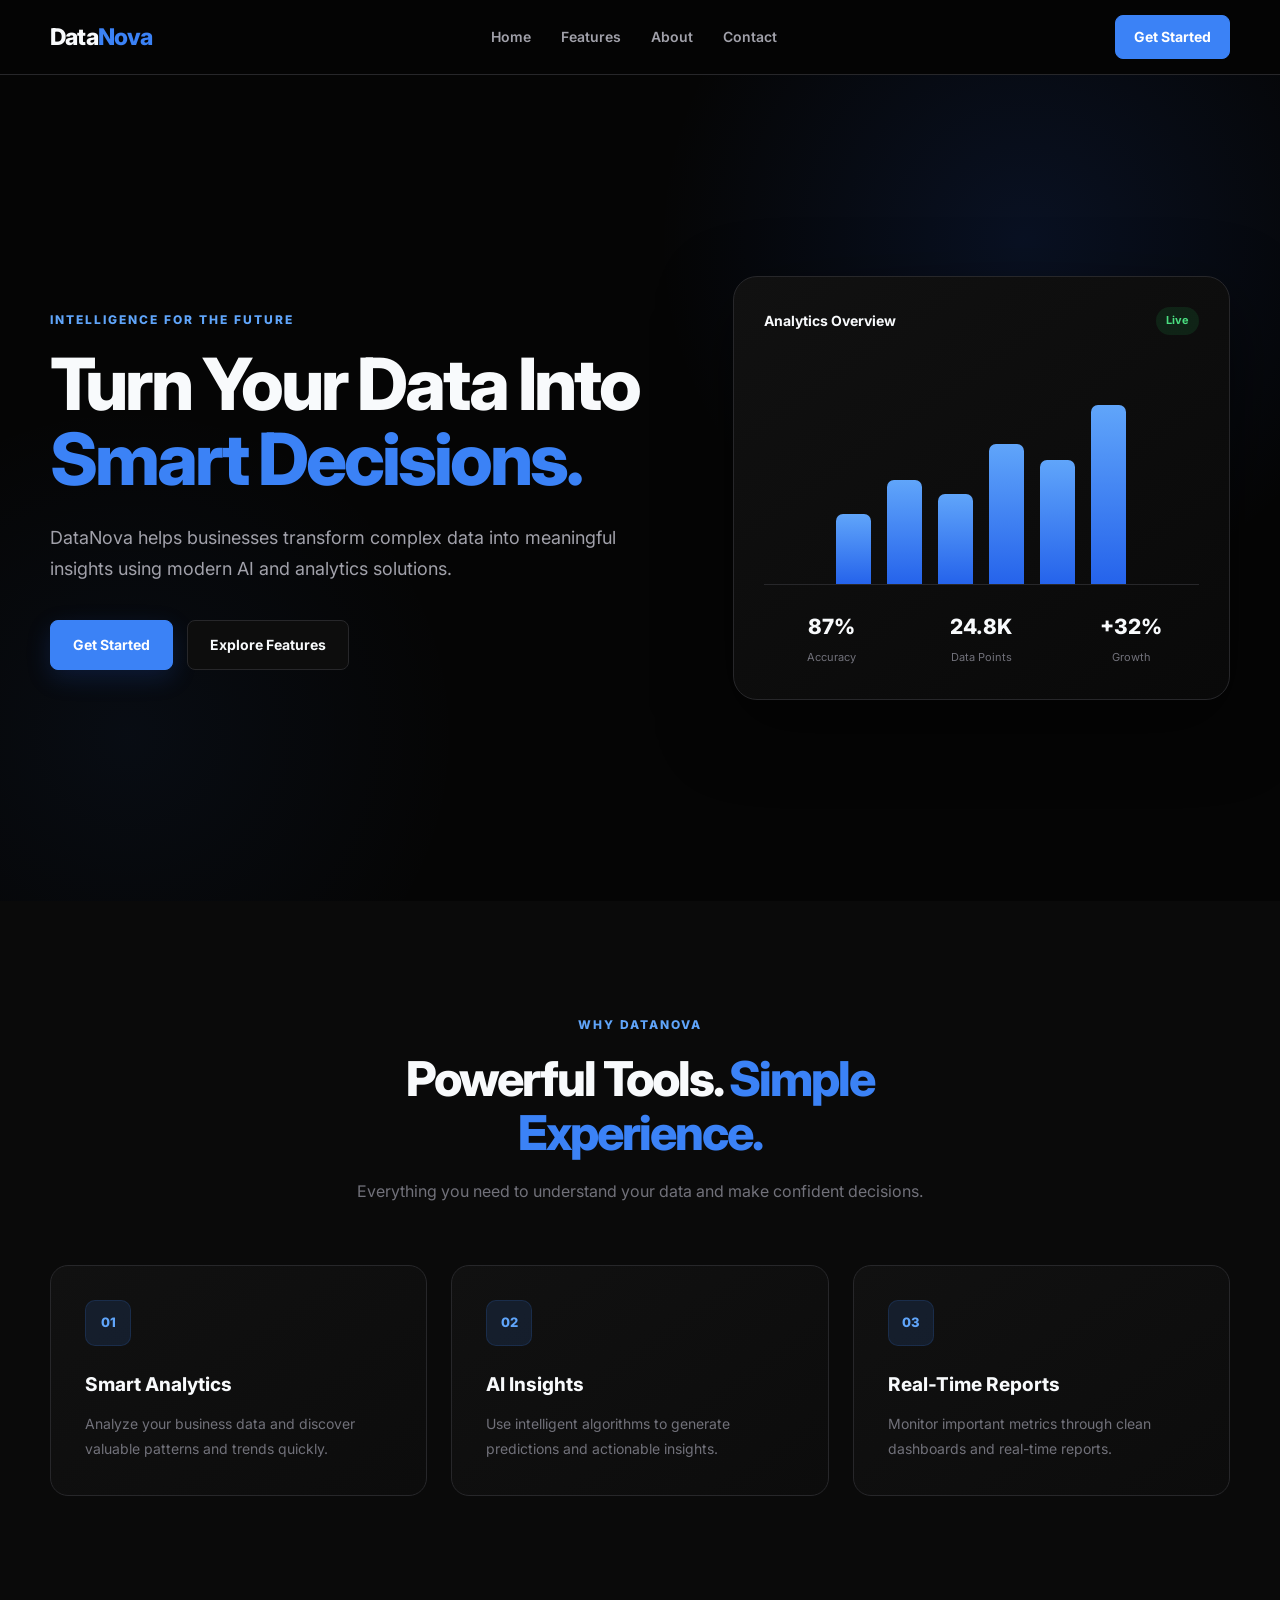
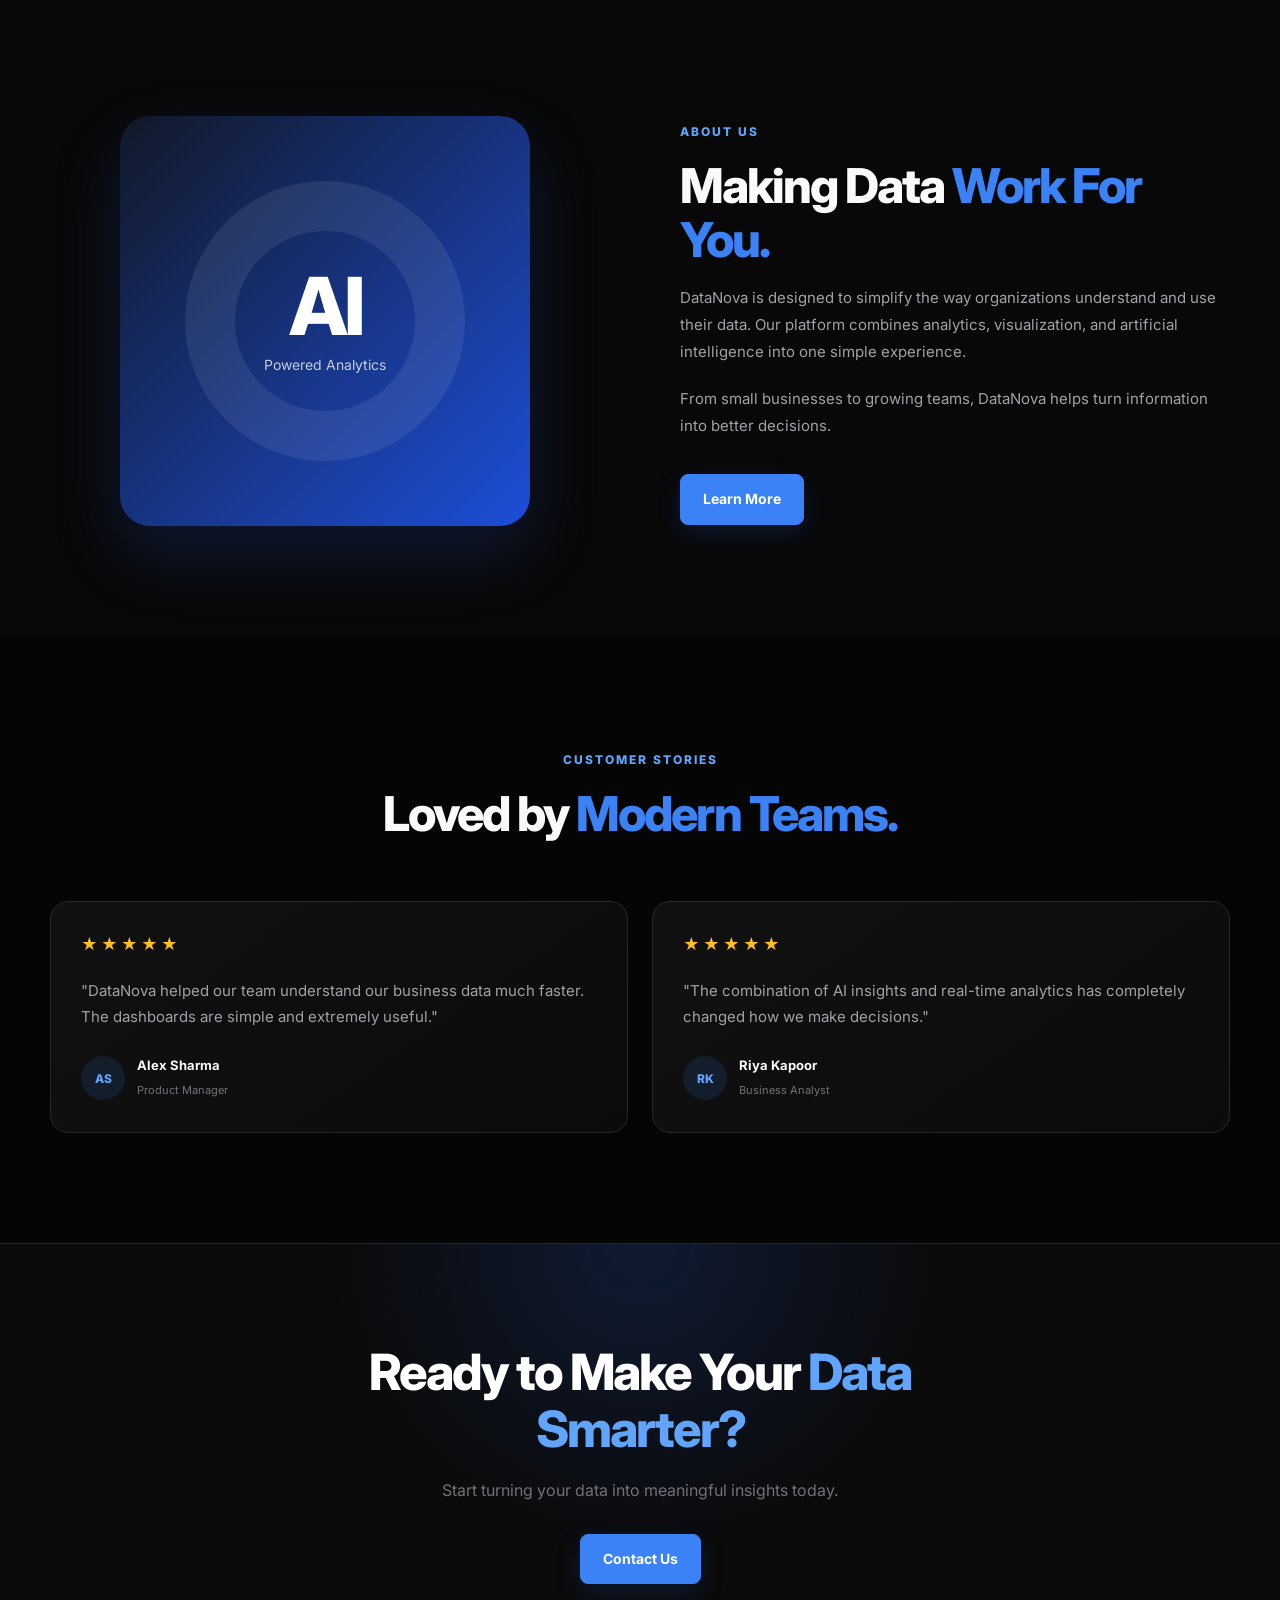
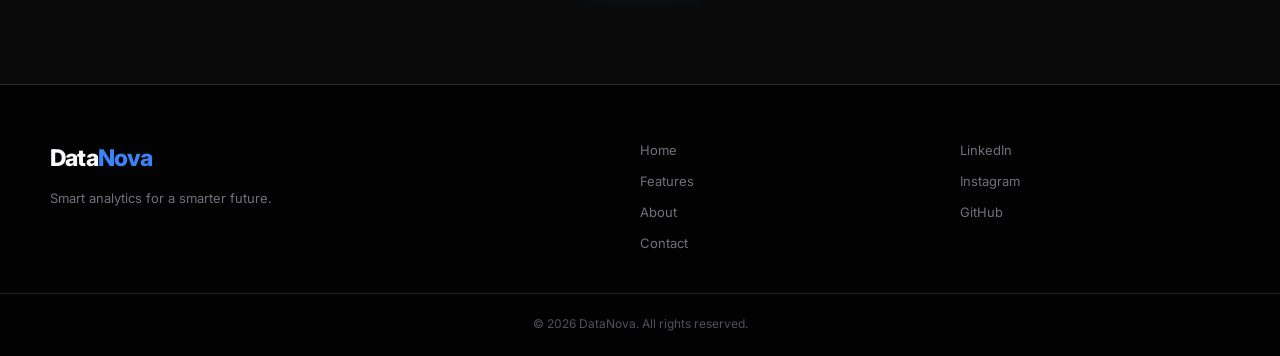
<file: index.html>
<!DOCTYPE html>
<html lang="en">
<head>
    <meta charset="UTF-8">
    <meta name="viewport" content="width=device-width, initial-scale=1.0">

    <title>DataNova | AI & Analytics</title>

    <link rel="stylesheet" href="style.css">

    <link rel="preconnect" href="https://fonts.googleapis.com">
    <link rel="preconnect" href="https://fonts.gstatic.com" crossorigin>
    <link href="https://fonts.googleapis.com/css2?family=Inter:wght@400;500;600;700;800&display=swap" rel="stylesheet">
</head>

<body>

    
    <header class="navbar">
        <div class="container nav-content">

            <a href="#" class="logo">
                Data<span>Nova</span>
            </a>

            <nav>
                <a href="#home">Home</a>
                <a href="#features">Features</a>
                <a href="#about">About</a>
                <a href="#contact">Contact</a>
            </nav>

            <a href="#contact" class="nav-button">Get Started</a>

        </div>
    </header>

    
    <main>

        <section class="hero" id="home">
            <div class="container hero-content">

                <div class="hero-text">

                    <p class="eyebrow">INTELLIGENCE FOR THE FUTURE</p>

                    <h1>
                        Turn Your Data Into
                        <span>Smart Decisions.</span>
                    </h1>

                    <p class="hero-description">
                        DataNova helps businesses transform complex data
                        into meaningful insights using modern AI and
                        analytics solutions.
                    </p>

                    <div class="hero-buttons">
                        <a href="#contact" class="primary-button">
                            Get Started
                        </a>

                        <a href="#features" class="secondary-button">
                            Explore Features
                        </a>
                    </div>

                </div>

                <div class="hero-card">

                    <div class="card-top">
                        <span>Analytics Overview</span>
                        <span class="status">Live</span>
                    </div>

                    <div class="chart">
                        <div class="bar bar1"></div>
                        <div class="bar bar2"></div>
                        <div class="bar bar3"></div>
                        <div class="bar bar4"></div>
                        <div class="bar bar5"></div>
                        <div class="bar bar6"></div>
                    </div>

                    <div class="stats">

                        <div>
                            <strong>87%</strong>
                            <small>Accuracy</small>
                        </div>

                        <div>
                            <strong>24.8K</strong>
                            <small>Data Points</small>
                        </div>

                        <div>
                            <strong>+32%</strong>
                            <small>Growth</small>
                        </div>

                    </div>

                </div>

            </div>
        </section>


        
        <section class="features section" id="features">

            <div class="container">

                <div class="section-heading">
                    <p class="eyebrow">WHY DATANOVA</p>

                    <h2>
                        Powerful Tools.
                        <span>Simple Experience.</span>
                    </h2>

                    <p>
                        Everything you need to understand your data
                        and make confident decisions.
                    </p>
                </div>


                <div class="feature-grid">

                    <article class="feature-card">

                        <div class="feature-icon">01</div>

                        <h3>Smart Analytics</h3>

                        <p>
                            Analyze your business data and discover
                            valuable patterns and trends quickly.
                        </p>

                    </article>


                    <article class="feature-card">

                        <div class="feature-icon">02</div>

                        <h3>AI Insights</h3>

                        <p>
                            Use intelligent algorithms to generate
                            predictions and actionable insights.
                        </p>

                    </article>


                    <article class="feature-card">

                        <div class="feature-icon">03</div>

                        <h3>Real-Time Reports</h3>

                        <p>
                            Monitor important metrics through clean
                            dashboards and real-time reports.
                        </p>

                    </article>

                </div>

            </div>

        </section>


        
        <section class="about section" id="about">

            <div class="container about-content">

                <div class="about-visual">

                    <div class="visual-box">

                        <div class="circle"></div>

                        <div class="visual-content">
                            <strong>AI</strong>
                            <span>Powered Analytics</span>
                        </div>

                    </div>

                </div>


                <div class="about-text">

                    <p class="eyebrow">ABOUT US</p>

                    <h2>
                        Making Data
                        <span>Work For You.</span>
                    </h2>

                    <p>
                        DataNova is designed to simplify the way
                        organizations understand and use their data.
                        Our platform combines analytics, visualization,
                        and artificial intelligence into one simple
                        experience.
                    </p>

                    <p>
                        From small businesses to growing teams,
                        DataNova helps turn information into better
                        decisions.
                    </p>

                    <a href="#contact" class="primary-button">
                        Learn More
                    </a>

                </div>

            </div>

        </section>


        
        <section class="testimonials section">

            <div class="container">

                <div class="section-heading">

                    <p class="eyebrow">CUSTOMER STORIES</p>

                    <h2>
                        Loved by
                        <span>Modern Teams.</span>
                    </h2>

                </div>


                <div class="testimonial-grid">

                    <article class="testimonial">

                        <div class="stars">
                            ★★★★★
                        </div>

                        <p>
                            "DataNova helped our team understand our
                            business data much faster. The dashboards
                            are simple and extremely useful."
                        </p>

                        <div class="person">
                            <div class="avatar">AS</div>

                            <div>
                                <strong>Alex Sharma</strong>
                                <small>Product Manager</small>
                            </div>
                        </div>

                    </article>


                    <article class="testimonial">

                        <div class="stars">
                            ★★★★★
                        </div>

                        <p>
                            "The combination of AI insights and
                            real-time analytics has completely changed
                            how we make decisions."
                        </p>

                        <div class="person">
                            <div class="avatar">RK</div>

                            <div>
                                <strong>Riya Kapoor</strong>
                                <small>Business Analyst</small>
                            </div>
                        </div>

                    </article>

                </div>

            </div>

        </section>


        <!-- CTA Section -->
        <section class="cta" id="contact">

            <div class="container">

                <h2>
                    Ready to Make Your
                    <span>Data Smarter?</span>
                </h2>

                <p>
                    Start turning your data into meaningful insights today.
                </p>

                <a href="mailto:hello@datanova.example" class="primary-button">
                    Contact Us
                </a>

            </div>

        </section>

    </main>


    <!-- Footer -->
    <footer>

        <div class="container footer-content">

            <div>
                <a href="#" class="logo">
                    Data<span>Nova</span>
                </a>

                <p>
                    Smart analytics for a smarter future.
                </p>
            </div>


            <div class="footer-links">

                <a href="#home">Home</a>
                <a href="#features">Features</a>
                <a href="#about">About</a>
                <a href="#contact">Contact</a>

            </div>


            <div class="social-links">

                <a href="#">LinkedIn</a>
                <a href="#">Instagram</a>
                <a href="#">GitHub</a>

            </div>

        </div>


        <div class="copyright">
            © 2026 DataNova. All rights reserved.
        </div>

    </footer>

</body>
</html>
</file>
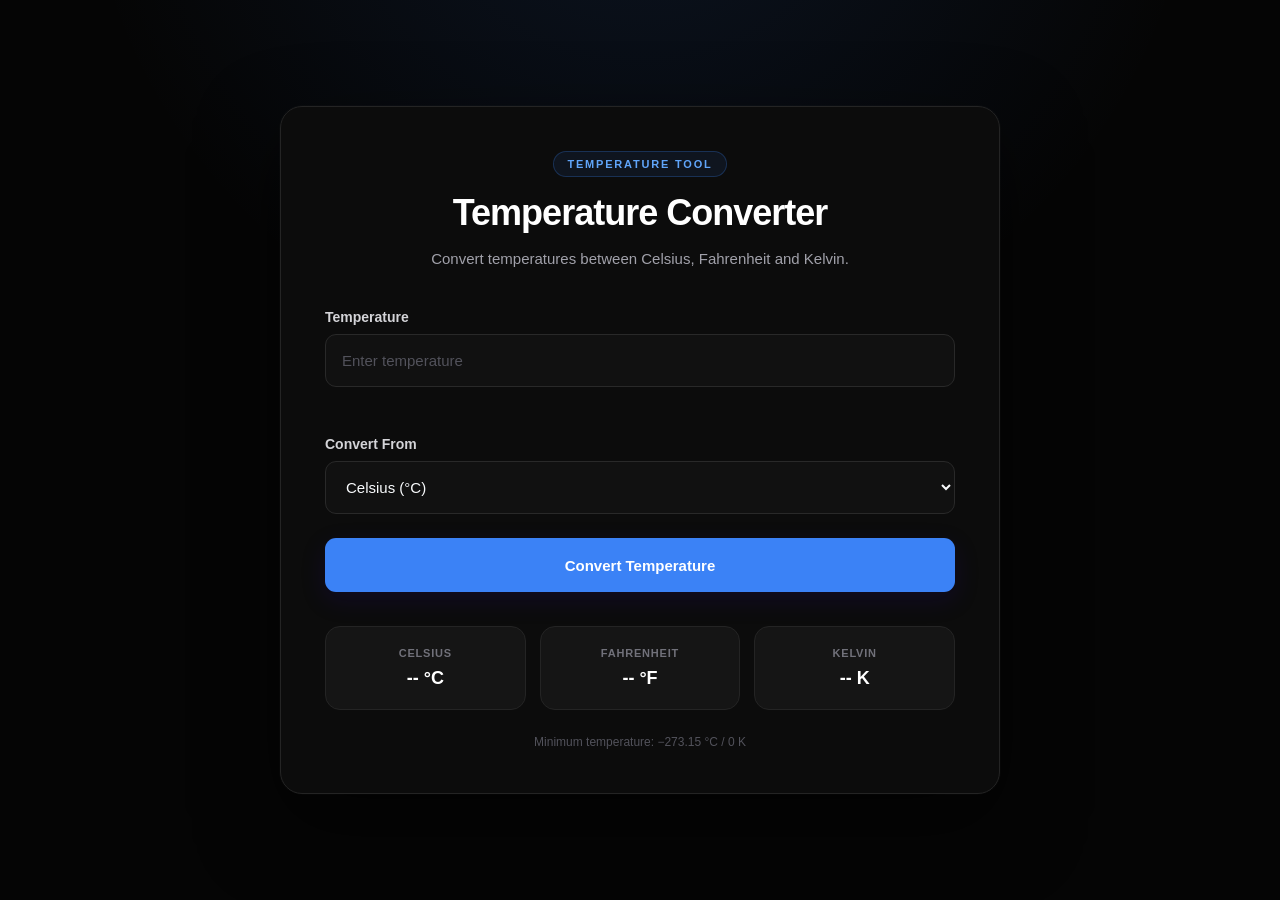
<file: WebDev-L1-TemperatureConverter/index.html>
<!DOCTYPE html>
<html lang="en">
<head>
    <meta charset="UTF-8">
    <meta name="viewport" content="width=device-width, initial-scale=1.0">
    <title>Temperature Converter</title>
    <link rel="stylesheet" href="style.css">
</head>

<body>

    <main class="container">

        <section class="converter-card">

            <div class="header">
                <p class="tag">TEMPERATURE TOOL</p>
                <h1>Temperature Converter</h1>
                <p class="subtitle">
                    Convert temperatures between Celsius, Fahrenheit and Kelvin.
                </p>
            </div>

            <form id="converterForm">

                <div class="input-group">
                    <label for="temperature">Temperature</label>

                    <input
                        type="number"
                        id="temperature"
                        placeholder="Enter temperature"
                        step="any"
                        autocomplete="off"
                    >

                    <small id="errorMessage"></small>
                </div>

                <div class="input-group">
                    <label for="unit">Convert From</label>

                    <select id="unit">
                        <option value="celsius">Celsius (°C)</option>
                        <option value="fahrenheit">Fahrenheit (°F)</option>
                        <option value="kelvin">Kelvin (K)</option>
                    </select>
                </div>

                <button type="submit" id="convertBtn">
                    Convert Temperature
                </button>

            </form>

            <div class="results" id="results">

                <div class="result-card">
                    <span>Celsius</span>
                    <strong id="celsiusResult">-- °C</strong>
                </div>

                <div class="result-card">
                    <span>Fahrenheit</span>
                    <strong id="fahrenheitResult">-- °F</strong>
                </div>

                <div class="result-card">
                    <span>Kelvin</span>
                    <strong id="kelvinResult">-- K</strong>
                </div>

            </div>

            <p class="info">
                Minimum temperature: −273.15 °C / 0 K
            </p>

        </section>

    </main>

    <script src="script.js"></script>
</body>
</html>
</file>
<file: style.css>
:root {
    --bg: #050505;
    --bg-secondary: #0a0a0a;
    --surface: #101010;
    --surface-hover: #151515;

    --text: #f8fafc;
    --text-secondary: #a1a1aa;
    --text-muted: #71717a;

    --border: #27272a;
    --border-light: #18181b;

    --primary: #3b82f6;
    --primary-hover: #2563eb;
    --primary-soft: rgba(59, 130, 246, 0.12);

    --success-bg: rgba(34, 197, 94, 0.12);
    --success: #4ade80;

    --warning: #fbbf24;

    --container: 1180px;

    --radius-sm: 8px;
    --radius-md: 12px;
    --radius-lg: 18px;
    --radius-xl: 24px;

    --shadow-sm: 0 4px 15px rgba(0, 0, 0, 0.25);
    --shadow-md: 0 12px 35px rgba(0, 0, 0, 0.35);
    --shadow-lg: 0 25px 70px rgba(0, 0, 0, 0.5);

    --transition: 0.25s ease;
}




* {
    margin: 0;
    padding: 0;
    box-sizing: border-box;
}

html {
    scroll-behavior: smooth;
    scroll-padding-top: 80px;
}

body {
    font-family:
        "Inter",
        -apple-system,
        BlinkMacSystemFont,
        "Segoe UI",
        sans-serif;

    background: var(--bg);
    color: var(--text);

    line-height: 1.6;

    -webkit-font-smoothing: antialiased;
}

a {
    text-decoration: none;
    color: inherit;
}

img {
    max-width: 100%;
    display: block;
}

button,
input,
textarea,
select {
    font: inherit;
}



.container {
    width: min(
        var(--container),
        calc(100% - 40px)
    );

    margin: auto;
}

.section {
    padding: 110px 0;
}




.navbar {
    position: sticky;
    top: 0;
    z-index: 1000;

    background: rgba(5, 5, 5, 0.88);

    border-bottom: 1px solid var(--border);

    backdrop-filter: blur(16px);
    -webkit-backdrop-filter: blur(16px);
}

.nav-content {
    min-height: 74px;

    display: flex;
    align-items: center;
    justify-content: space-between;

    gap: 30px;
}

.logo {
    font-size: 23px;
    font-weight: 800;

    letter-spacing: -0.8px;

    color: var(--text);
}

.logo span {
    color: var(--primary);
}

nav {
    display: flex;
    align-items: center;

    gap: 30px;
}

nav a {
    position: relative;

    color: var(--text-secondary);

    font-size: 14px;
    font-weight: 600;

    padding: 8px 0;

    transition: color var(--transition);
}

nav a::after {
    content: "";

    position: absolute;
    left: 0;
    bottom: 0;

    width: 0;
    height: 2px;

    border-radius: 10px;

    background: var(--primary);

    transition: width var(--transition);
}

nav a:hover {
    color: var(--text);
}

nav a:hover::after {
    width: 100%;
}

.nav-button {
    display: inline-flex;
    align-items: center;
    justify-content: center;

    padding: 10px 18px;

    background: var(--primary);
    color: #ffffff;

    border: 1px solid var(--primary);

    border-radius: var(--radius-sm);

    font-size: 14px;
    font-weight: 700;

    transition:
        background var(--transition),
        transform var(--transition),
        box-shadow var(--transition);
}

.nav-button:hover {
    background: var(--primary-hover);

    transform: translateY(-2px);

    box-shadow:
        0 8px 25px rgba(37, 99, 235, 0.25);
}


.hero {
    min-height: calc(100vh - 74px);

    display: flex;
    align-items: center;

    background:
        radial-gradient(
            circle at 80% 20%,
            rgba(37, 99, 235, 0.13),
            transparent 30%
        ),
        radial-gradient(
            circle at 10% 80%,
            rgba(59, 130, 246, 0.06),
            transparent 25%
        ),
        var(--bg);
}

.hero-content {
    display: grid;

    grid-template-columns:
        1.1fr 0.9fr;

    align-items: center;

    gap: 75px;

    padding: 90px 0;
}

.eyebrow {
    display: inline-block;

    color: #60a5fa;

    font-size: 12px;
    font-weight: 800;

    letter-spacing: 2px;

    text-transform: uppercase;

    margin-bottom: 18px;
}

.hero h1 {
    max-width: 700px;

    color: var(--text);

    font-size:
        clamp(42px, 6vw, 72px);

    line-height: 1.04;

    letter-spacing: -3px;

    font-weight: 800;

    margin-bottom: 25px;
}

.hero h1 span,
.section-heading h2 span,
.about-text h2 span,
.cta h2 span {
    color: #3b82f6;
}

.hero-description {
    max-width: 590px;

    color: var(--text-secondary);

    font-size: 18px;

    line-height: 1.75;

    margin-bottom: 35px;
}

.hero-buttons {
    display: flex;
    align-items: center;

    gap: 14px;

    flex-wrap: wrap;
}

.primary-button,
.secondary-button {
    display: inline-flex;
    align-items: center;
    justify-content: center;

    padding: 13px 22px;

    min-height: 46px;

    border-radius: var(--radius-sm);

    font-size: 14px;
    font-weight: 700;

    transition:
        all var(--transition);
}

.primary-button {
    background: var(--primary);
    color: #ffffff;

    border: 1px solid var(--primary);

    box-shadow:
        0 8px 25px rgba(37, 99, 235, 0.18);
}

.primary-button:hover {
    background: var(--primary-hover);

    transform: translateY(-2px);

    box-shadow:
        0 12px 30px rgba(37, 99, 235, 0.3);
}

.secondary-button {
    background: #0d0d0d;

    color: var(--text);

    border: 1px solid var(--border);
}

.secondary-button:hover {
    border-color: var(--primary);

    color: #60a5fa;

    background: var(--primary-soft);

    transform: translateY(-2px);
}



.hero-card {
    background:
        linear-gradient(
            145deg,
            #111111,
            #090909
        );

    padding: 30px;

    border: 1px solid var(--border);

    border-radius: var(--radius-xl);

    box-shadow: var(--shadow-lg);

    transition:
        transform var(--transition),
        border-color var(--transition);
}

.hero-card:hover {
    transform: translateY(-5px);

    border-color: #3f3f46;
}

.card-top {
    display: flex;
    align-items: center;
    justify-content: space-between;

    gap: 15px;

    margin-bottom: 30px;

    color: var(--text);

    font-size: 14px;
    font-weight: 700;
}

.status {
    padding: 5px 10px;

    border-radius: 999px;

    background: var(--success-bg);
    color: var(--success);

    font-size: 11px;
    font-weight: 700;
}

.chart {
    height: 220px;

    display: flex;
    align-items: flex-end;
    justify-content: center;

    gap: 16px;

    padding: 20px 10px 0;

    border-bottom: 1px solid var(--border);
}

.bar {
    width: 35px;

    border-radius:
        7px 7px 0 0;

    background:
        linear-gradient(
            to top,
            #2563eb,
            #60a5fa
        );

    transition:
        transform var(--transition),
        opacity var(--transition);
}

.bar:hover {
    transform: scaleY(1.04);
    opacity: 0.85;
}

.bar1 {
    height: 35%;
}

.bar2 {
    height: 52%;
}

.bar3 {
    height: 45%;
}

.bar4 {
    height: 70%;
}

.bar5 {
    height: 62%;
}

.bar6 {
    height: 90%;
}

.stats {
    display: grid;

    grid-template-columns:
        repeat(3, 1fr);

    gap: 15px;

    padding-top: 25px;
}

.stats div {
    text-align: center;
}

.stats strong {
    display: block;

    color: var(--text);

    font-size: 21px;
    font-weight: 800;
}

.stats small {
    color: var(--text-muted);

    font-size: 11px;
}



.section-heading {
    max-width: 680px;

    margin:
        0 auto 60px;

    text-align: center;
}

.section-heading h2,
.about-text h2 {
    color: var(--text);

    font-size:
        clamp(32px, 5vw, 48px);

    line-height: 1.12;

    letter-spacing: -2px;

    font-weight: 800;

    margin-bottom: 18px;
}

.section-heading > p:last-child {
    color: var(--text-muted);

    font-size: 16px;

    line-height: 1.7;
}


.features {
    background: var(--bg-secondary);
}

.feature-grid {
    display: grid;

    grid-template-columns:
        repeat(3, 1fr);

    gap: 24px;
}

.feature-card {
    padding: 34px;

    background:
        linear-gradient(
            145deg,
            #111111,
            #0c0c0c
        );

    border: 1px solid var(--border);

    border-radius: var(--radius-lg);

    transition:
        transform var(--transition),
        border-color var(--transition),
        box-shadow var(--transition);
}

.feature-card:hover {
    transform: translateY(-6px);

    border-color:
        rgba(59, 130, 246, 0.45);

    box-shadow:
        0 20px 45px rgba(0, 0, 0, 0.35);
}

.feature-icon {
    width: 46px;
    height: 46px;

    display: flex;
    align-items: center;
    justify-content: center;

    margin-bottom: 24px;

    border-radius: 10px;

    background: var(--primary-soft);

    color: #60a5fa;

    font-size: 13px;
    font-weight: 800;

    border:
        1px solid
        rgba(59, 130, 246, 0.15);
}

.feature-card h3 {
    color: var(--text);

    font-size: 19px;

    font-weight: 750;

    margin-bottom: 12px;
}

.feature-card p {
    color: var(--text-muted);

    font-size: 14px;

    line-height: 1.75;
}



.about {
    background: #080808;
}

.about-content {
    display: grid;

    grid-template-columns:
        1fr 1fr;

    align-items: center;

    gap: 80px;
}

.about-visual {
    display: flex;

    align-items: center;
    justify-content: center;
}

.visual-box {
    width: min(410px, 100%);

    aspect-ratio: 1;

    position: relative;

    display: flex;
    align-items: center;
    justify-content: center;

    overflow: hidden;

    border-radius: 30px;

    background:
        linear-gradient(
            135deg,
            #111827,
            #1d4ed8
        );

    box-shadow:
        0 30px 70px rgba(37, 99, 235, 0.18);
}

.circle {
    width: 280px;
    height: 280px;

    position: absolute;

    border-radius: 50%;

    border:
        50px solid
        rgba(255, 255, 255, 0.08);
}

.visual-content {
    position: relative;

    text-align: center;

    color: #ffffff;
}

.visual-content strong {
    display: block;

    font-size: 80px;

    font-weight: 800;

    line-height: 1;

    letter-spacing: -4px;
}

.visual-content span {
    display: block;

    margin-top: 8px;

    color: rgba(255, 255, 255, 0.75);

    font-size: 14px;
}

.about-text > p:not(.eyebrow) {
    color: var(--text-secondary);

    font-size: 15px;

    line-height: 1.8;

    margin-bottom: 20px;
}

.about-text .primary-button {
    margin-top: 15px;
}


.testimonial-grid {
    display: grid;

    grid-template-columns:
        repeat(2, 1fr);

    gap: 24px;
}

.testimonial {
    padding: 30px;

    background:
        linear-gradient(
            145deg,
            #111111,
            #0b0b0b
        );

    border: 1px solid var(--border);

    border-radius: var(--radius-lg);

    transition:
        transform var(--transition),
        border-color var(--transition);
}

.testimonial:hover {
    transform: translateY(-4px);

    border-color: #3f3f46;
}

.stars {
    color: var(--warning);

    letter-spacing: 3px;

    margin-bottom: 20px;
}

.testimonial > p {
    color: var(--text-secondary);

    font-size: 15px;

    line-height: 1.75;

    margin-bottom: 25px;
}

.person {
    display: flex;
    align-items: center;

    gap: 12px;
}

.avatar {
    width: 44px;
    height: 44px;

    display: flex;
    align-items: center;
    justify-content: center;

    flex-shrink: 0;

    border-radius: 50%;

    background: var(--primary-soft);

    color: #60a5fa;

    font-size: 12px;
    font-weight: 800;
}

.person strong {
    display: block;

    color: var(--text);

    font-size: 13px;
}

.person small {
    color: var(--text-muted);

    font-size: 11px;
}


.cta {
    padding: 100px 0;

    text-align: center;

    background:
        radial-gradient(
            circle at 50% 0%,
            rgba(37, 99, 235, 0.18),
            transparent 40%
        ),
        #0a0a0a;

    color: #ffffff;

    border-top: 1px solid var(--border);
    border-bottom: 1px solid var(--border);
}

.cta h2 {
    max-width: 720px;

    margin:
        0 auto 18px;

    color: #ffffff;

    font-size:
        clamp(32px, 5vw, 50px);

    line-height: 1.15;

    letter-spacing: -2px;

    font-weight: 800;
}

.cta h2 span {
    color: #60a5fa;
}

.cta p {
    max-width: 620px;

    margin:
        0 auto 30px;

    color: var(--text-muted);

    line-height: 1.7;
}

footer {
    background: #020202;

    color: #ffffff;

    padding: 55px 0 22px;
}

.footer-content {
    display: grid;

    grid-template-columns:
        2fr 1fr 1fr;

    gap: 50px;

    padding-bottom: 40px;
}

.footer-content p {
    max-width: 420px;

    color: var(--text-muted);

    font-size: 13px;

    line-height: 1.7;

    margin-top: 10px;
}

.footer-links,
.social-links {
    display: flex;

    flex-direction: column;

    gap: 10px;
}

.footer-links a,
.social-links a {
    color: var(--text-muted);

    font-size: 13px;

    transition:
        color var(--transition),
        transform var(--transition);
}

.footer-links a:hover,
.social-links a:hover {
    color: #ffffff;

    transform: translateX(3px);
}

.copyright {
    padding-top: 20px;

    border-top: 1px solid #1f1f23;

    text-align: center;

    color: #52525b;

    font-size: 12px;
}


@media (max-width: 1000px) {

    .hero-content {
        grid-template-columns: 1fr;

        gap: 55px;

        text-align: center;
    }

    .hero-description {
        margin-left: auto;
        margin-right: auto;
    }

    .hero-buttons {
        justify-content: center;
    }

    .hero-card {
        max-width: 620px;

        margin: auto;

        text-align: left;
    }

    .feature-grid {
        grid-template-columns:
            repeat(2, 1fr);
    }

    .about-content {
        gap: 50px;
    }
}


@media (max-width: 850px) {

    nav {
        display: none;
    }

    .nav-content {
        min-height: 68px;
    }

    .about-content {
        grid-template-columns: 1fr;

        gap: 50px;
    }

    .about-text {
        text-align: center;
    }

    .about-text .eyebrow {
        display: block;
    }

    .about-text .primary-button {
        margin-left: auto;
        margin-right: auto;
    }

    .testimonial-grid {
        grid-template-columns: 1fr;
    }

    .footer-content {
        grid-template-columns:
            1fr 1fr;
    }
}

@media (max-width: 600px) {

    .container {
        width:
            calc(100% - 28px);
    }

    .section {
        padding: 75px 0;
    }

    .logo {
        font-size: 20px;
    }

    .nav-button {
        display: none;
    }

    .hero {
        min-height: auto;
    }

    .hero-content {
        padding: 70px 0;

        gap: 45px;
    }

    .hero h1 {
        font-size:
            clamp(38px, 12vw, 54px);

        letter-spacing: -2px;
    }

    .hero-description {
        font-size: 16px;
    }

    .hero-buttons {
        flex-direction: column;

        width: 100%;
    }

    .primary-button,
    .secondary-button {
        width: 100%;

        text-align: center;
    }

    .hero-card {
        padding: 20px;
    }

    .chart {
        height: 190px;

        gap: 8px;
    }

    .bar {
        width: 25px;
    }

    .stats {
        gap: 5px;
    }

    .stats strong {
        font-size: 18px;
    }

    .section-heading {
        margin-bottom: 42px;
    }

    .section-heading h2,
    .about-text h2 {
        font-size:
            clamp(30px, 9vw, 42px);

        letter-spacing: -1px;
    }

    .feature-grid {
        grid-template-columns: 1fr;
    }

    .feature-card {
        padding: 26px;
    }

    .visual-box {
        width: min(330px, 100%);

        border-radius: 24px;
    }

    .circle {
        width: 220px;
        height: 220px;

        border-width: 38px;
    }

    .visual-content strong {
        font-size: 65px;
    }

    .testimonial {
        padding: 25px;
    }

    .cta {
        padding: 75px 0;
    }

    .cta h2 {
        font-size:
            clamp(30px, 9vw, 42px);

        letter-spacing: -1px;
    }

    .footer-content {
        grid-template-columns: 1fr;

        gap: 30px;
    }
}


@media (max-width: 380px) {

    .hero h1 {
        font-size: 36px;
    }

    .hero-card {
        padding: 17px;
    }

    .chart {
        height: 170px;
    }

    .bar {
        width: 22px;
    }

    .visual-content strong {
        font-size: 58px;
    }
}


a:focus-visible,
button:focus-visible {
    outline:
        2px solid #60a5fa;

    outline-offset: 3px;
}



@media (prefers-reduced-motion: reduce) {

    html {
        scroll-behavior: auto;
    }

    *,
    *::before,
    *::after {
        animation: none !important;
        transition: none !important;
    }
}
</file>
<file: WebDev-L1-TemperatureConverter/style.css>
* {
    margin: 0;
    padding: 0;
    box-sizing: border-box;
}

:root {
    --background: #050505;
    --surface: #0d0d0d;
    --surface-light: #151515;
    --border: #242424;

    --primary: #3b82f6;
    --primary-hover: #2563eb;

    --text: #f8fafc;
    --text-secondary: #a1a1aa;
    --text-muted: #71717a;

    --error: #ef4444;
}

body {
    min-height: 100vh;

    font-family: "Inter", "Segoe UI", Arial, sans-serif;

    background:
        radial-gradient(
            circle at 50% -20%,
            rgba(59, 130, 246, 0.12),
            transparent 45%
        ),
        var(--background);

    color: var(--text);

    display: flex;
    justify-content: center;
    align-items: center;

    padding: 30px;
}

/* Main */

.container {
    width: 100%;
    max-width: 720px;
}

/* Card */

.converter-card {
    background: rgba(13, 13, 13, 0.96);

    border: 1px solid var(--border);

    border-radius: 22px;

    padding: 44px;

    box-shadow:
        0 30px 80px rgba(0, 0, 0, 0.55),
        0 0 0 1px rgba(255, 255, 255, 0.02);

    backdrop-filter: blur(12px);
}

/* Header */

.header {
    text-align: center;

    margin-bottom: 38px;
}

.tag {
    display: inline-block;

    padding: 6px 13px;

    border: 1px solid rgba(59, 130, 246, 0.25);

    border-radius: 50px;

    background: rgba(59, 130, 246, 0.08);

    color: #60a5fa;

    font-size: 11px;
    font-weight: 700;

    letter-spacing: 1.8px;

    margin-bottom: 15px;
}

.header h1 {
    font-size: 36px;

    font-weight: 750;

    letter-spacing: -1px;

    color: #ffffff;

    margin-bottom: 12px;
}

.subtitle {
    max-width: 500px;

    margin: auto;

    color: var(--text-secondary);

    font-size: 15px;

    line-height: 1.7;
}

/* Input Groups */

.input-group {
    margin-bottom: 24px;
}

.input-group label {
    display: block;

    margin-bottom: 9px;

    color: #d4d4d8;

    font-size: 14px;

    font-weight: 600;
}

input,
select {
    width: 100%;

    height: 53px;

    padding: 0 16px;

    background: #111111;

    color: #f8fafc;

    border: 1px solid #292929;

    border-radius: 11px;

    font-size: 15px;

    outline: none;

    transition: all 0.2s ease;
}

input::placeholder {
    color: #52525b;
}

input:hover,
select:hover {
    border-color: #3f3f46;
}

input:focus,
select:focus {
    background: #141414;

    border-color: var(--primary);

    box-shadow:
        0 0 0 3px rgba(59, 130, 246, 0.12);
}

/* Dropdown */

select {
    cursor: pointer;
}

select option {
    background: #111111;

    color: #ffffff;
}

/* Error */

#errorMessage {
    display: block;

    min-height: 18px;

    margin-top: 7px;

    color: var(--error);

    font-size: 13px;
}

/* Button */

button {
    width: 100%;

    height: 54px;

    border: none;

    border-radius: 11px;

    background: var(--primary);

    color: #ffffff;

    font-size: 15px;

    font-weight: 700;

    cursor: pointer;

    box-shadow:
        0 8px 25px rgba(35, 9, 128, 0.2);

    transition:
        background 0.2s ease,
        transform 0.2s ease,
        box-shadow 0.2s ease;
}

button:hover {
    background: var(--primary-hover);

    transform: translateY(-2px);

    box-shadow:
        0 12px 30px rgba(19, 54, 129, 0.28);
}

button:active {
    transform: translateY(0);
}

/* Results */

.results {
    margin-top: 34px;

    display: grid;

    grid-template-columns: repeat(3, 1fr);

    gap: 14px;
}

.result-card {
    background: var(--surface-light);

    border: 1px solid var(--border);

    border-radius: 15px;

    padding: 20px 12px;

    text-align: center;

    transition: all 0.2s ease;
}

.result-card:hover {
    border-color: #333333;

    background: #181818;

    transform: translateY(-3px);
}

.result-card span {
    display: block;

    color: var(--text-muted);

    font-size: 11px;

    font-weight: 700;

    text-transform: uppercase;

    letter-spacing: 0.8px;

    margin-bottom: 9px;
}

.result-card strong {
    color: #ffffff;

    font-size: 18px;

    font-weight: 700;
}

/* Information */

.info {
    text-align: center;

    margin-top: 25px;

    color: #52525b;

    font-size: 12px;
}

/* Responsive */

@media (max-width: 650px) {

    body {
        padding: 18px;
    }

    .converter-card {
        padding: 30px 22px;

        border-radius: 18px;
    }

    .header h1 {
        font-size: 29px;
    }

    .subtitle {
        font-size: 14px;
    }

    .results {
        grid-template-columns: 1fr;
    }

    .result-card {
        padding: 18px;
    }
}

@media (max-width: 400px) {

    .converter-card {
        padding: 25px 18px;
    }

    .header h1 {
        font-size: 26px;
    }

    input,
    select,
    button {
        height: 50px;
    }
}
</file>
